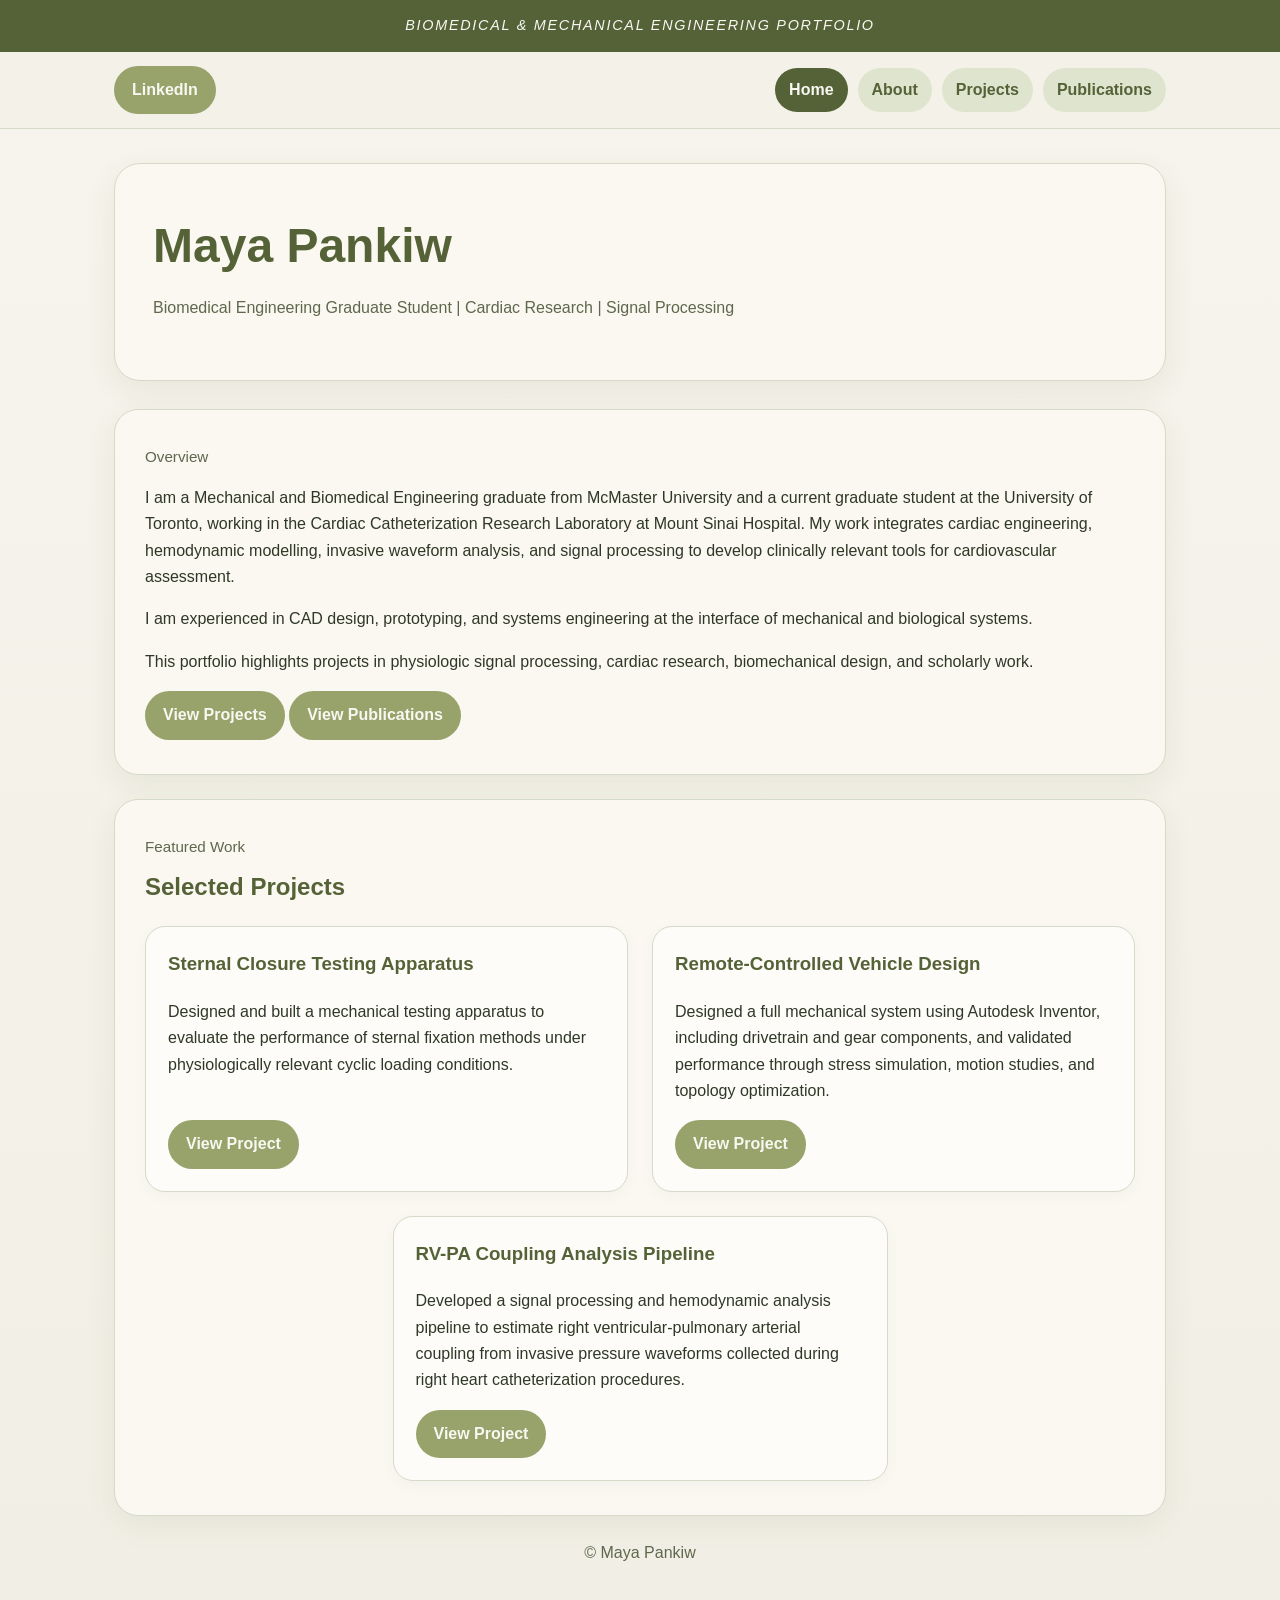
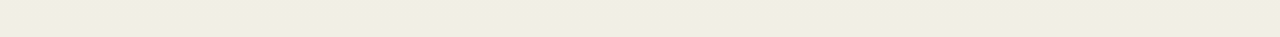
<file: index.html>
<!DOCTYPE html>
<html lang="en">
<head>
    <meta charset="UTF-8">
    <meta name="viewport" content="width=device-width, initial-scale=1.0">
    <title>Home | Maya Pankiw</title>
    <link rel="stylesheet" href="styles.css">
</head>
<body>
    <div class="site-shell">
        <div class="topbar">Biomedical & Mechanical Engineering Portfolio</div>
        <div class="nav-wrap">
            <div class="nav-inner">
                <a href="https://www.linkedin.com/in/mayapankiw" target="_blank" class="button">LinkedIn</a>
                <nav class="nav">
                    <a href="index.html" class="active">Home</a>
<a href="about.html" class="">About</a>
<a href="projects.html" class="">Projects</a>
<a href="publications.html" class="">Publications</a>
                </nav>
            </div>
        </div>

        <main class="container">
            <header class="hero">
                <h1>Maya Pankiw</h1>
                <p>Biomedical Engineering Graduate Student | Cardiac Research | Signal Processing</p>
            </header>

            <section class="section-card">
    <div class="kicker">Overview</div>
    <p>
        I am a Mechanical and Biomedical Engineering graduate from McMaster University and a current graduate student at the University of Toronto, working in the Cardiac Catheterization Research Laboratory at Mount Sinai Hospital. My work integrates cardiac engineering, hemodynamic modelling, invasive waveform analysis, and signal processing to develop clinically relevant tools for cardiovascular assessment.
    </p>
    <p>
        I am experienced in CAD design, prototyping, and systems engineering at the interface of mechanical and biological systems.
    </p>
    <p>
        This portfolio highlights projects in physiologic signal processing, cardiac research, biomechanical design, and scholarly work.
    </p>
    <div class="hero-actions">
        <a class="button" href="projects.html">View Projects</a>
        <a class="text-link-button" href="publications.html">View Publications</a>
    </div>
</section>

<section class="section-card">
    <div class="kicker">Featured Work</div>
    <h2>Selected Projects</h2>

<div class="project-grid">

    <div class="project-card">
        <div>
            <h3>Sternal Closure Testing Apparatus</h3>
            <p>
                Designed and built a mechanical testing apparatus to evaluate the performance of sternal fixation methods under physiologically relevant cyclic loading conditions.
            </p>
        </div>
        <a href="sternal.html" class="button project-button">View Project</a>
    </div>

    <div class="project-card">
        <div>
            <h3>Remote-Controlled Vehicle Design</h3>
            <p>
                Designed a full mechanical system using Autodesk Inventor, including drivetrain and gear components, and validated performance through stress simulation, motion studies, and topology optimization.
            </p>
        </div>
        <a href="rc.html" class="button project-button">View Project</a>
    </div>

    <div class="project-card">
        <div>
            <h3>RV-PA Coupling Analysis Pipeline</h3>
            <p>
                Developed a signal processing and hemodynamic analysis pipeline to estimate right ventricular-pulmonary arterial coupling from invasive pressure waveforms collected during right heart catheterization procedures.
            </p>
        </div>
        <a href="rvpa.html" class="button project-button">View Project</a>
    </div>

</div>
</section>

            <div class="footer">© Maya Pankiw</div>
        </main>
    </div>
</body>
</html>
</file>
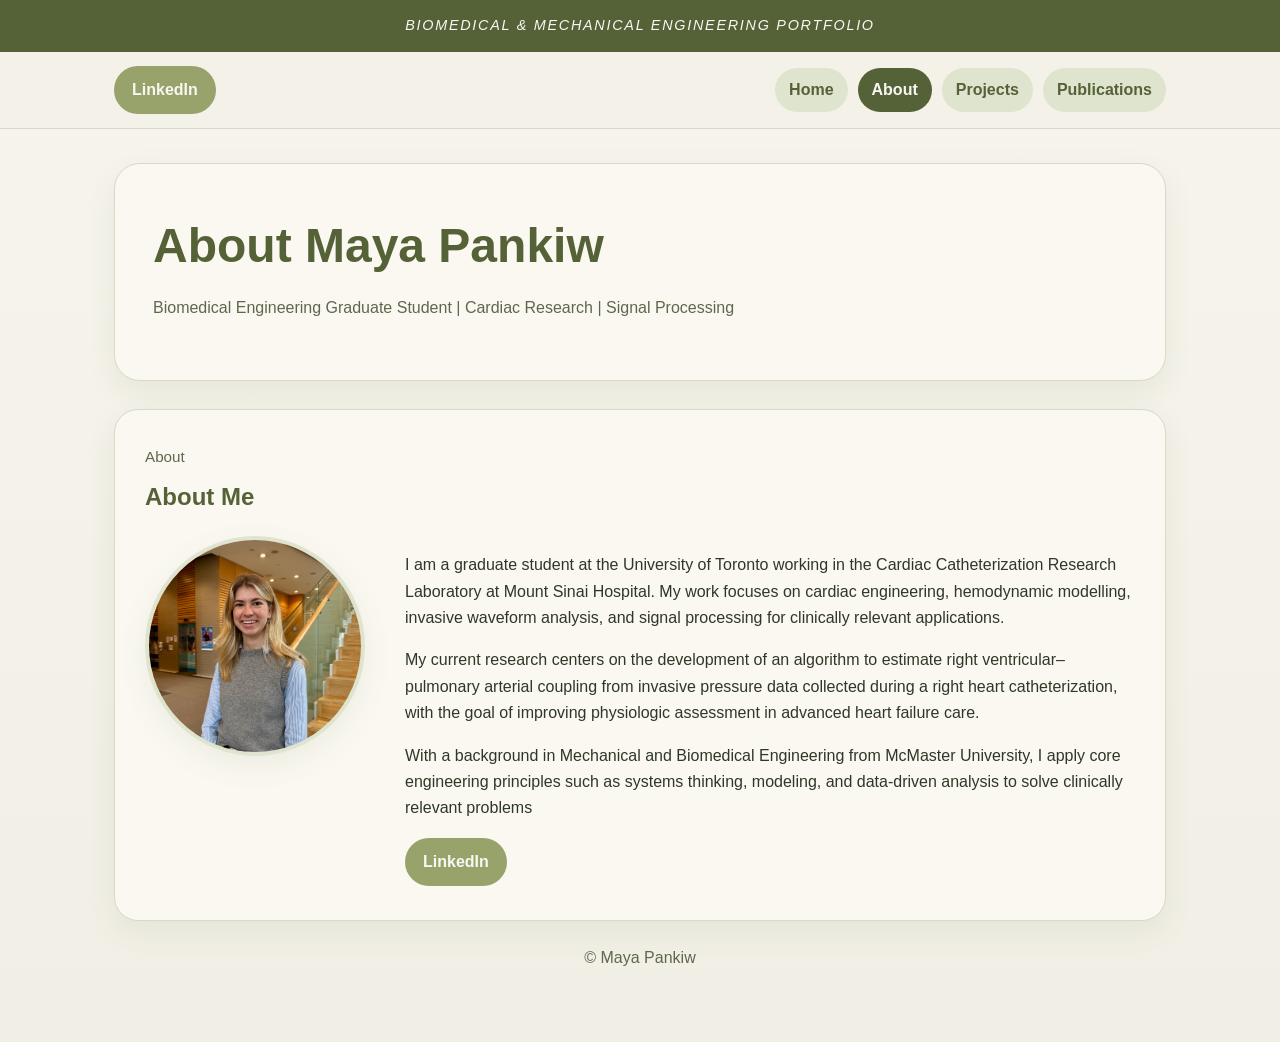
<file: about.html>
<!DOCTYPE html>
<html lang="en">
<head>
    <meta charset="UTF-8">
    <meta name="viewport" content="width=device-width, initial-scale=1.0">
    <title>About | Maya Pankiw</title>
    <link rel="stylesheet" href="styles.css">
</head>
<body>
    <div class="site-shell">
        <div class="topbar">Biomedical & Mechanical Engineering Portfolio</div>
        <div class="nav-wrap">
            <div class="nav-inner">
                <a href="https://www.linkedin.com/in/mayapankiw" target="_blank" class="button">LinkedIn</a>
                <nav class="nav">
                    <a href="index.html" class="">Home</a>
<a href="about.html" class="active">About</a>
<a href="projects.html" class="">Projects</a>
<a href="publications.html" class="">Publications</a>
                </nav>
            </div>
        </div>

        <main class="container">
            <header class="hero">
                <h1>About Maya Pankiw</h1>
                <p>Biomedical Engineering Graduate Student | Cardiac Research | Signal Processing</p>
            </header>

            <section class="section-card">
    <div class="kicker">About</div>
    <h2>About Me</h2>

    <div class="about-flex">
        <img src="./mp-headshot.jpeg" alt="Maya Pankiw headshot" class="headshot">

        <div>
            <p>
                I am a graduate student at the University of Toronto working in the Cardiac Catheterization Research Laboratory at Mount Sinai Hospital. My work focuses on cardiac engineering, hemodynamic modelling, invasive waveform analysis, and signal processing for clinically relevant applications.
            </p>

            <p>
                My current research centers on the development of an algorithm to estimate right ventricular–pulmonary arterial coupling from invasive pressure data collected during a right heart catheterization, with the goal of improving physiologic assessment in advanced heart failure care.
            </p>

            <p>
                With a background in Mechanical and Biomedical Engineering from McMaster University, I apply core engineering principles such as systems thinking, modeling, and data-driven analysis to solve clinically relevant problems 
            </p>

            <div class="profile-links">
                <a href="https://www.linkedin.com/in/mayapankiw" target="_blank">LinkedIn</a>
            </div>
        </div>
    </div>
</section>

            <div class="footer">© Maya Pankiw</div>
        </main>
    </div>
</body>
</html>
</file>
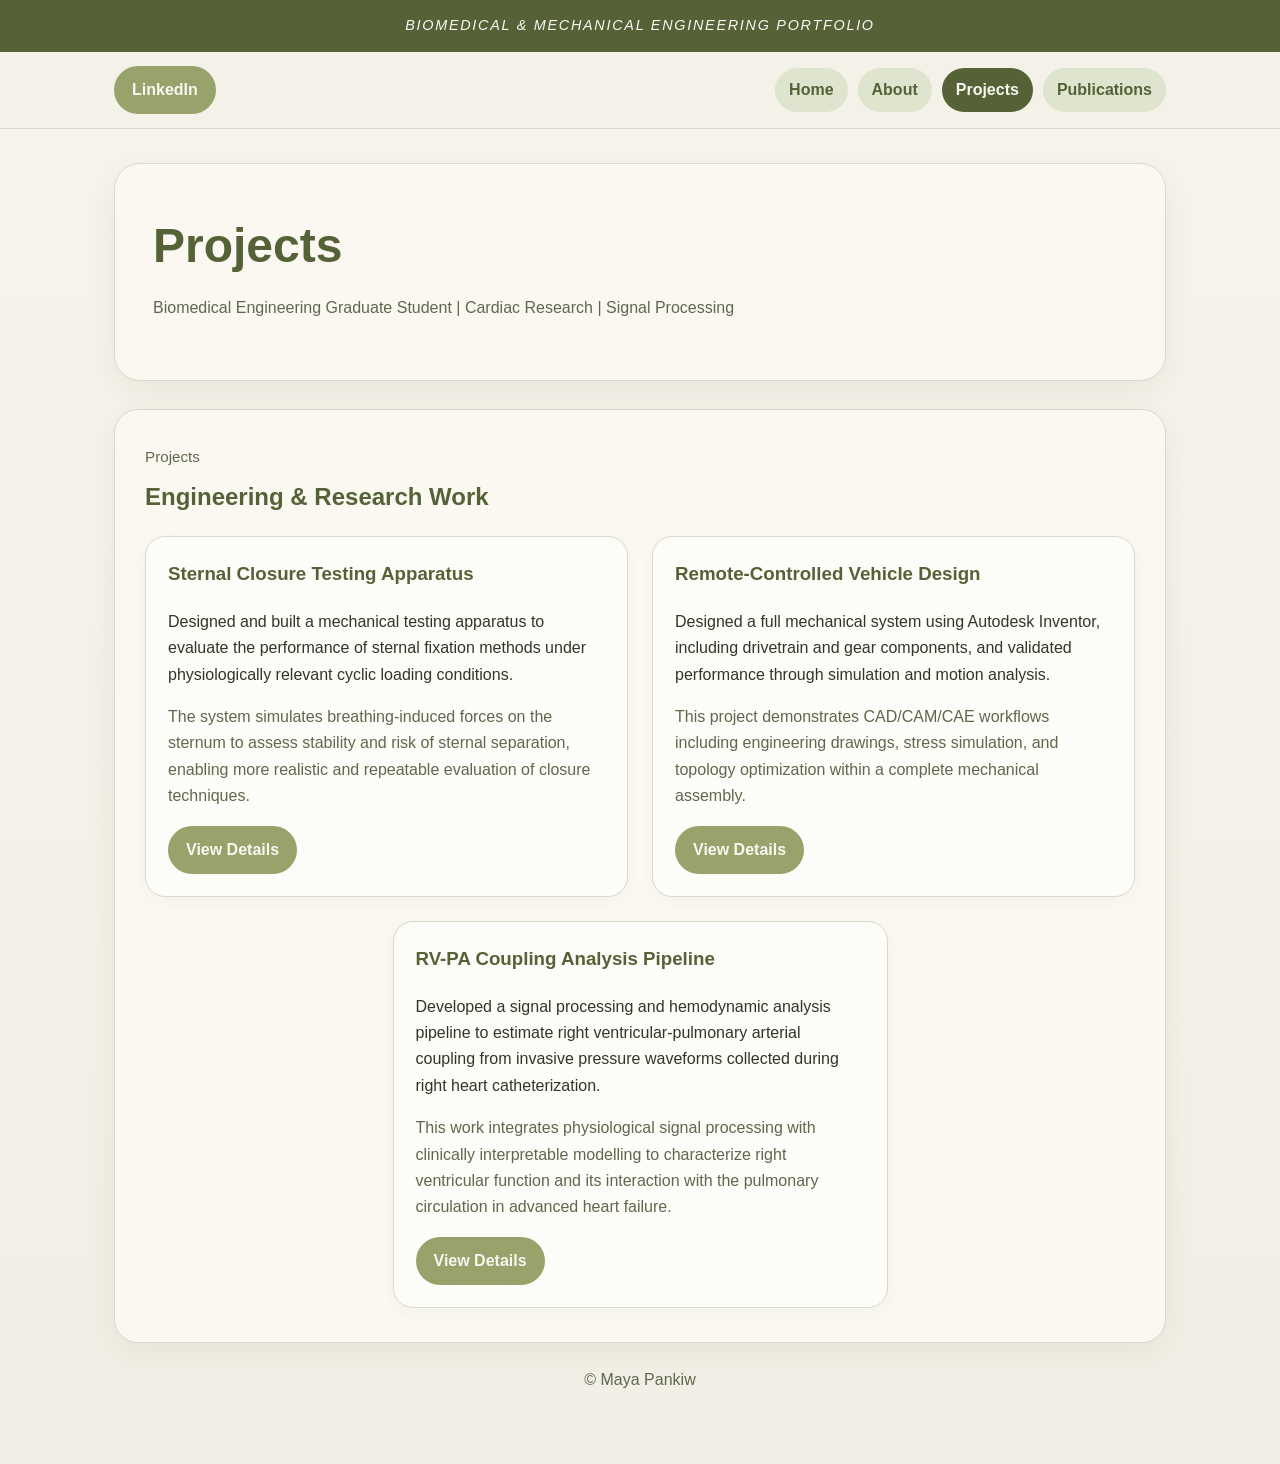
<file: projects.html>
<!DOCTYPE html>
<html lang="en">
<head>
    <meta charset="UTF-8">
    <meta name="viewport" content="width=device-width, initial-scale=1.0">
    <title>Projects | Maya Pankiw</title>
    <link rel="stylesheet" href="styles.css">
</head>
<body>
    <div class="site-shell">
        <div class="topbar">Biomedical & Mechanical Engineering Portfolio</div>
        <div class="nav-wrap">
            <div class="nav-inner">
                <a href="https://www.linkedin.com/in/mayapankiw" target="_blank" class="button">LinkedIn</a>
                <nav class="nav">
                    <a href="index.html" class="">Home</a>
                    <a href="about.html" class="">About</a>
                    <a href="projects.html" class="active">Projects</a>
                    <a href="publications.html" class="">Publications</a>
                </nav>
            </div>
        </div>

        <main class="container">
            <header class="hero">
                <h1>Projects</h1>
                <p>Biomedical Engineering Graduate Student | Cardiac Research | Signal Processing</p>
            </header>

            <section class="section-card">
                <div class="kicker">Projects</div>
                <h2>Engineering & Research Work</h2>

                <div class="project-grid">

                    <div class="project-card">
                        <div>
                            <h3>Sternal Closure Testing Apparatus</h3>
                            <p>
                                Designed and built a mechanical testing apparatus to evaluate the performance of sternal fixation methods under physiologically relevant cyclic loading conditions.
                            </p>
                            <p class="muted">
                                The system simulates breathing-induced forces on the sternum to assess stability and risk of sternal separation, enabling more realistic and repeatable evaluation of closure techniques.
                            </p>
                        </div>

                        <a href="sternal.html" class="button project-button">View Details</a>
                    </div>

                    <div class="project-card">
                        <div>
                            <h3>Remote-Controlled Vehicle Design</h3>
                            <p>
                                Designed a full mechanical system using Autodesk Inventor, including drivetrain and gear components, and validated performance through simulation and motion analysis.
                            </p>
                            <p class="muted">
                                This project demonstrates CAD/CAM/CAE workflows including engineering drawings, stress simulation, and topology optimization within a complete mechanical assembly.
                            </p>
                        </div>

                        <a href="rc.html" class="button project-button">View Details</a>
                    </div>

                    <div class="project-card">
                        <div>
                            <h3>RV-PA Coupling Analysis Pipeline</h3>
                            <p>
                                Developed a signal processing and hemodynamic analysis pipeline to estimate right ventricular-pulmonary arterial coupling from invasive pressure waveforms collected during right heart catheterization.
                            </p>
                            <p class="muted">
                                This work integrates physiological signal processing with clinically interpretable modelling to characterize right ventricular function and its interaction with the pulmonary circulation in advanced heart failure.
                            </p>
                        </div>

                        <a href="rvpa.html" class="button project-button">View Details</a>
                    </div>

                </div>
            </section>

            <div class="footer">© Maya Pankiw</div>
        </main>
    </div>
</body>
</html>
</file>
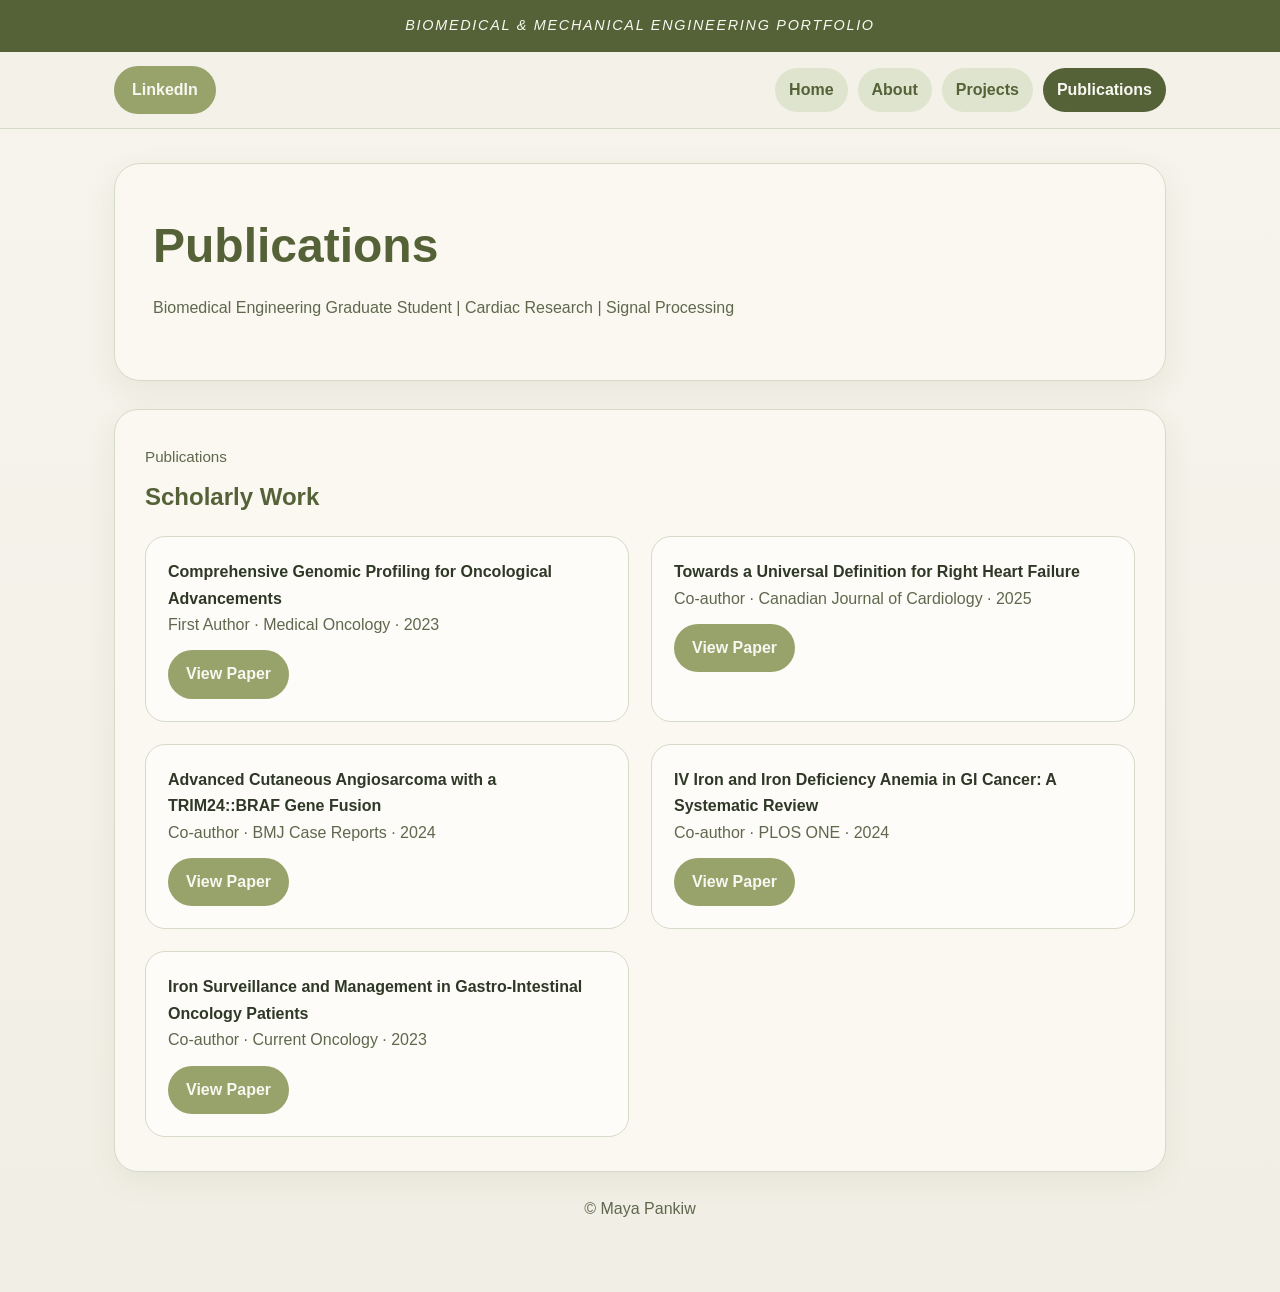
<file: publications.html>
<!DOCTYPE html>
<html lang="en">
<head>
    <meta charset="UTF-8">
    <meta name="viewport" content="width=device-width, initial-scale=1.0">
    <title>Publications | Maya Pankiw</title>
    <link rel="stylesheet" href="styles.css">
</head>
<body>
    <div class="site-shell">
        <div class="topbar">Biomedical & Mechanical Engineering Portfolio</div>
        <div class="nav-wrap">
            <div class="nav-inner">
                <a href="https://www.linkedin.com/in/mayapankiw" target="_blank" class="button">LinkedIn</a>
                <nav class="nav">
                    <a href="index.html" class="">Home</a>
<a href="about.html" class="">About</a>
<a href="projects.html" class="">Projects</a>
<a href="publications.html" class="active">Publications</a>
                </nav>
            </div>
        </div>

        <main class="container">
            <header class="hero">
                <h1>Publications</h1>
                <p>Biomedical Engineering Graduate Student | Cardiac Research | Signal Processing</p>
            </header>

            <section class="section-card">
    <div class="kicker">Publications</div>
    <h2>Scholarly Work</h2>

    <div class="pub-grid">

        <div class="pub-card">
            <strong>Comprehensive Genomic Profiling for Oncological Advancements</strong><br>
            <span class="muted">First Author · Medical Oncology · 2023</span>
            <div class="profile-links" style="margin-top: 12px;">
                <a href="https://doi.org/10.1007/s12032-023-02228-x" target="_blank">View Paper</a>
            </div>
        </div>

        <div class="pub-card">
            <strong>Towards a Universal Definition for Right Heart Failure</strong><br>
            <span class="muted">Co-author · Canadian Journal of Cardiology · 2025</span>
            <div class="profile-links" style="margin-top: 12px;">
                <a href="https://doi.org/10.1016/j.cjca.2025.01.035" target="_blank">View Paper</a>
            </div>
        </div>

        <div class="pub-card">
            <strong>Advanced Cutaneous Angiosarcoma with a TRIM24::BRAF Gene Fusion</strong><br>
            <span class="muted">Co-author · BMJ Case Reports · 2024</span>
            <div class="profile-links" style="margin-top: 12px;">
                <a href="https://doi.org/10.1136/bcr-2024-261985" target="_blank">View Paper</a>
            </div>
        </div>

        <div class="pub-card">
            <strong>IV Iron and Iron Deficiency Anemia in GI Cancer: A Systematic Review</strong><br>
            <span class="muted">Co-author · PLOS ONE · 2024</span>
            <div class="profile-links" style="margin-top: 12px;">
                <a href="https://doi.org/10.1371/journal.pone.0302964" target="_blank">View Paper</a>
            </div>
        </div>

        <div class="pub-card">
            <strong>Iron Surveillance and Management in Gastro-Intestinal Oncology Patients</strong><br>
            <span class="muted">Co-author · Current Oncology · 2023</span>
            <div class="profile-links" style="margin-top: 12px;">
                <a href="https://doi.org/10.3390/curroncol30110714" target="_blank">View Paper</a>
            </div>
        </div>

    </div>
</section>

            <div class="footer">© Maya Pankiw</div>
        </main>
    </div>
</body>
</html>
</file>
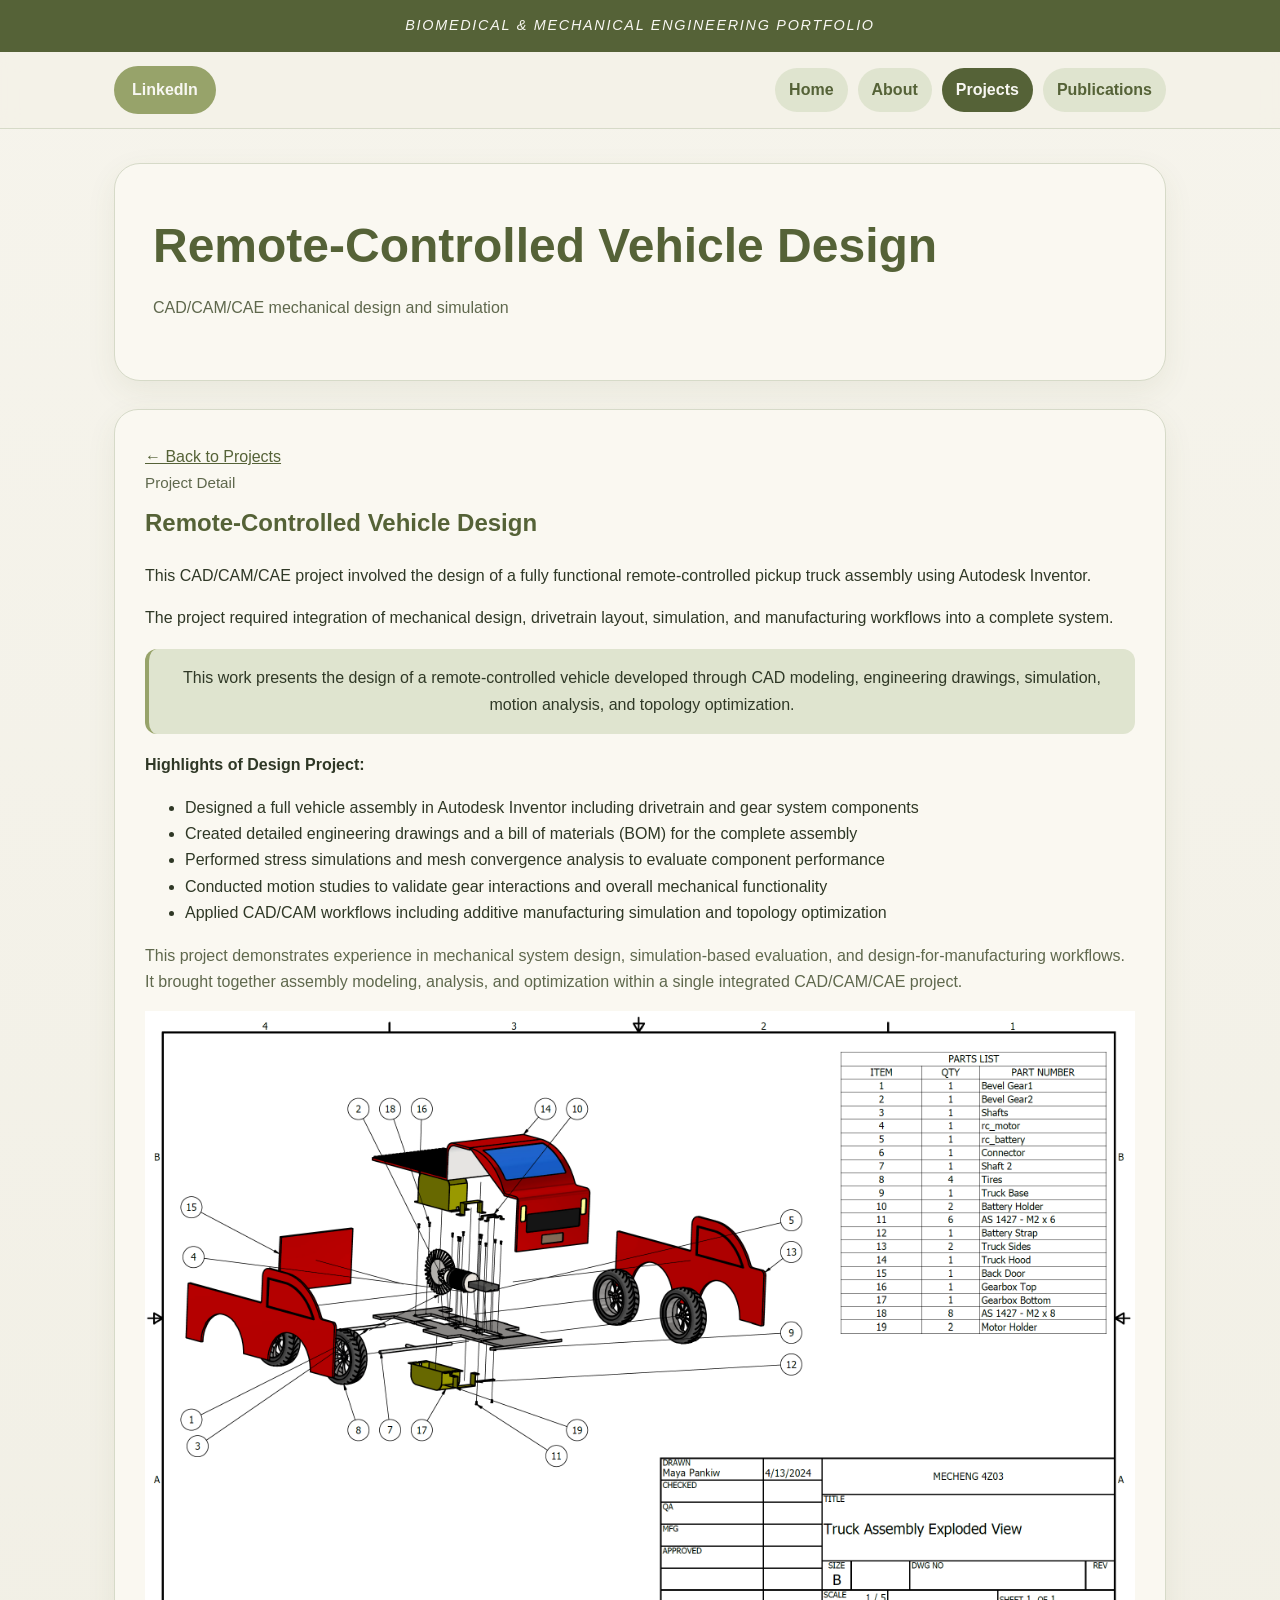
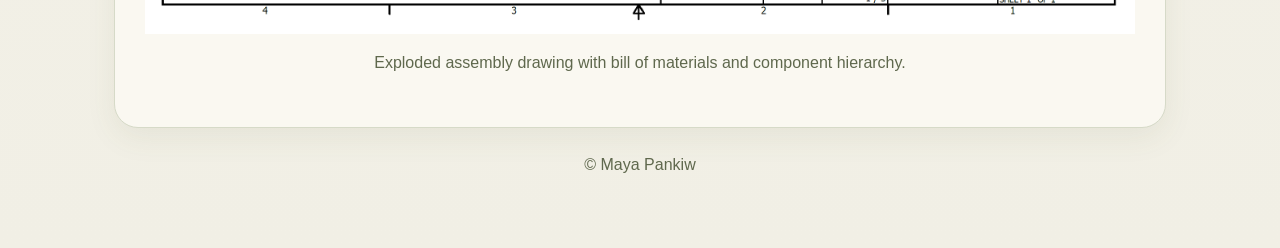
<file: rc.html>
<!DOCTYPE html>
<html lang="en">
<head>
    <meta charset="UTF-8">
    <meta name="viewport" content="width=device-width, initial-scale=1.0">
    <title>Remote-Controlled Vehicle Design | Maya Pankiw</title>
    <link rel="stylesheet" href="styles.css">
</head>
<body>
    <div class="site-shell">
        <div class="topbar">Biomedical & Mechanical Engineering Portfolio</div>
        <div class="nav-wrap">
            <div class="nav-inner">
                <a href="https://www.linkedin.com/in/mayapankiw" target="_blank" class="button">LinkedIn</a>
                <nav class="nav">
                    <a href="index.html" class="">Home</a>
                    <a href="about.html" class="">About</a>
                    <a href="projects.html" class="active">Projects</a>
                    <a href="publications.html" class="">Publications</a>
                </nav>
            </div>
        </div>

        <main class="container">
            <header class="hero">
                <h1>Remote-Controlled Vehicle Design</h1>
                <p>CAD/CAM/CAE mechanical design and simulation</p>
            </header>

            <section class="section-card">
                <a class="back-link" href="projects.html">← Back to Projects</a>
                <div class="kicker">Project Detail</div>
                <h2>Remote-Controlled Vehicle Design</h2>

                <p>
                    This CAD/CAM/CAE project involved the design of a fully functional remote-controlled pickup truck assembly using Autodesk Inventor.
                </p>

                <p>
                    The project required integration of mechanical design, drivetrain layout, simulation, and manufacturing workflows into a complete system.
                </p>

                <p class="highlight-statement">
                    This work presents the design of a remote-controlled vehicle developed through CAD modeling, engineering drawings, simulation, motion analysis, and topology optimization.
                </p>

                <p>
                    <strong>Highlights of Design Project:</strong>
                </p>

                <ul>
                    <li>Designed a full vehicle assembly in Autodesk Inventor including drivetrain and gear system components</li>
                    <li>Created detailed engineering drawings and a bill of materials (BOM) for the complete assembly</li>
                    <li>Performed stress simulations and mesh convergence analysis to evaluate component performance</li>
                    <li>Conducted motion studies to validate gear interactions and overall mechanical functionality</li>
                    <li>Applied CAD/CAM workflows including additive manufacturing simulation and topology optimization</li>
                </ul>

                <p class="muted">
                    This project demonstrates experience in mechanical system design, simulation-based evaluation, and design-for-manufacturing workflows. It brought together assembly modeling, analysis, and optimization within a single integrated CAD/CAM/CAE project.
                </p>

            <div class="image-container">
                <img src="Truck-Exploded.png" alt="RC Vehicle Exploded Assembly Drawing">
            </div>
            
            <p class="muted" style="text-align: center;">
            Exploded assembly drawing with bill of materials and component hierarchy.
            </p>
            </section>

            <div class="footer">© Maya Pankiw</div>
        </main>
    </div>
</body>
</html>
</file>
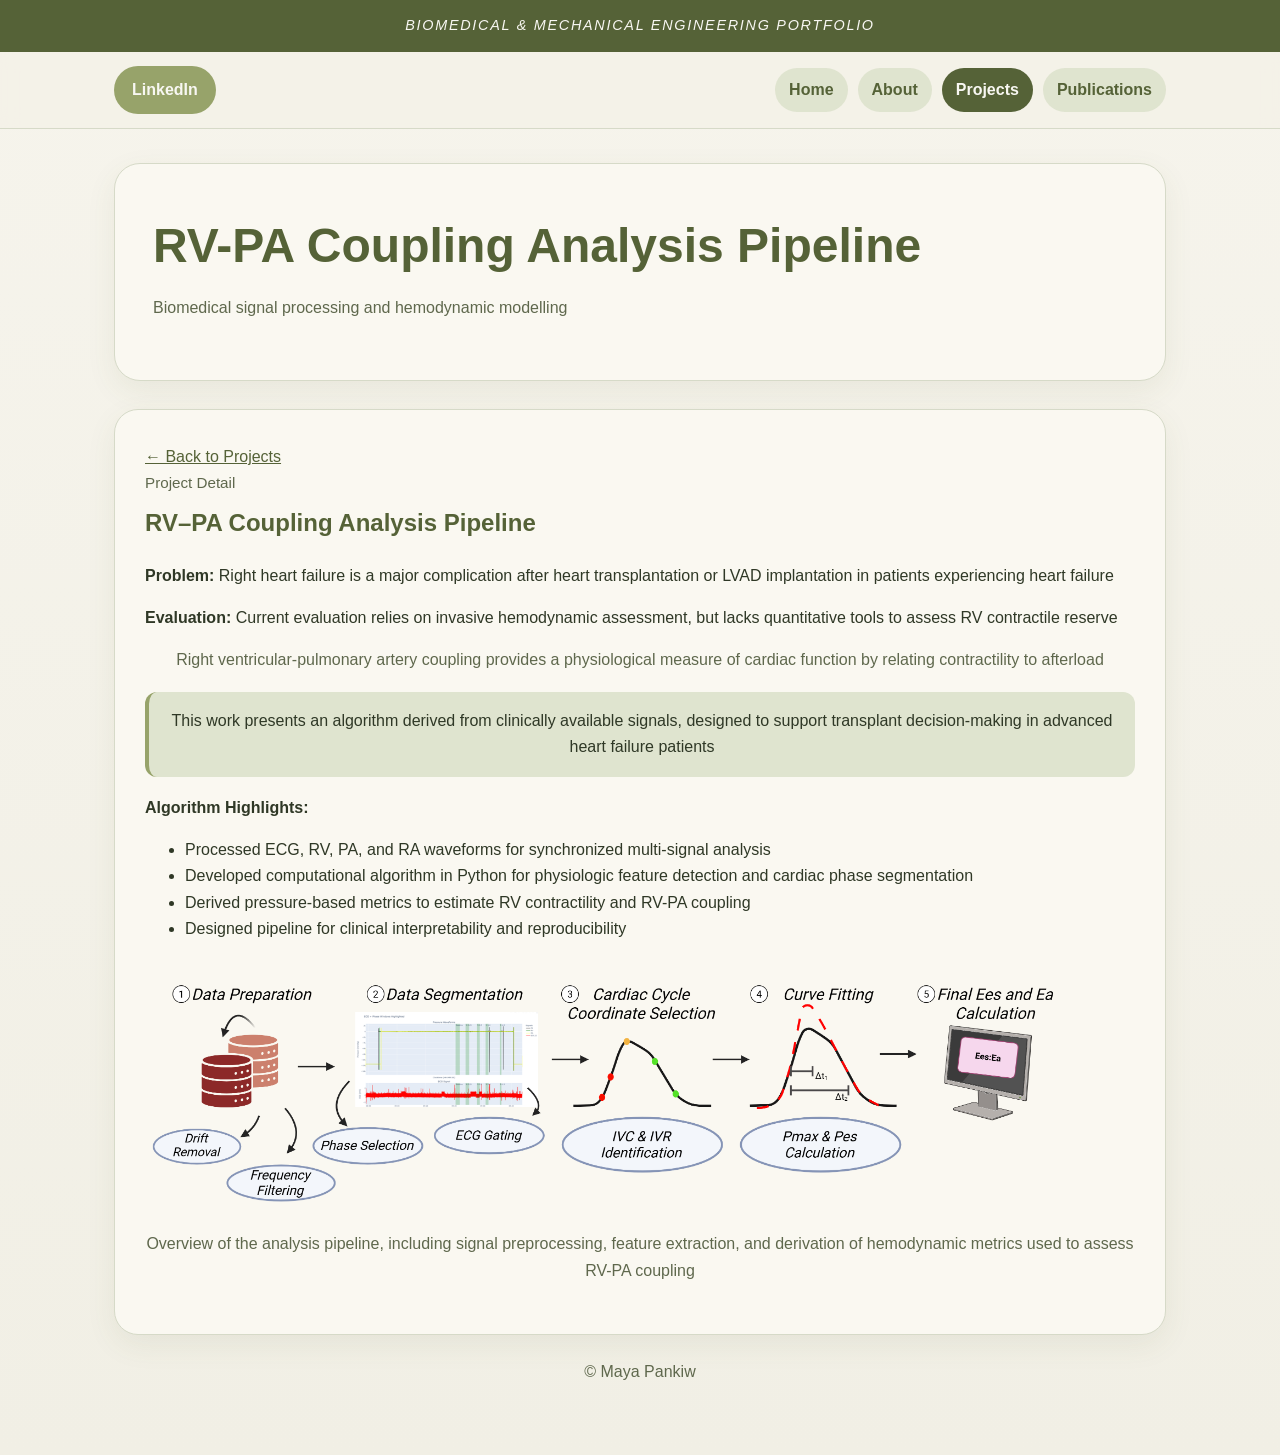
<file: rvpa.html>
<!DOCTYPE html>
<html lang="en">
<head>
    <meta charset="UTF-8">
    <meta name="viewport" content="width=device-width, initial-scale=1.0">
    <title>RV-PA Coupling Analysis Pipeline | Maya Pankiw</title>
    <link rel="stylesheet" href="styles.css">
</head>
<body>
    <div class="site-shell">
        <div class="topbar">Biomedical & Mechanical Engineering Portfolio</div>
        <div class="nav-wrap">
            <div class="nav-inner">
                <a href="https://www.linkedin.com/in/mayapankiw" target="_blank" class="button">LinkedIn</a>
                <nav class="nav">
                    <a href="index.html" class="">Home</a>
<a href="about.html" class="">About</a>
<a href="projects.html" class="active">Projects</a>
<a href="publications.html" class="">Publications</a>
                </nav>
            </div>
        </div>

        <main class="container">
            <header class="hero">
                <h1>RV-PA Coupling Analysis Pipeline</h1>
                <p>Biomedical signal processing and hemodynamic modelling</p>
            </header>

            <section class="section-card">
    <a class="back-link" href="projects.html">← Back to Projects</a>
    <div class="kicker">Project Detail</div>
    <h2>RV–PA Coupling Analysis Pipeline</h2>

    <p>
        <strong>Problem: </strong>Right heart failure is a major complication after heart transplantation or LVAD implantation in patients experiencing heart failure
    </p>
    <p>
        <strong>Evaluation: </strong>Current evaluation relies on invasive hemodynamic assessment, but lacks quantitative tools to assess RV contractile reserve
    </p>

    <p class="muted" style="text-align: center;">
        Right ventricular-pulmonary artery coupling provides a physiological measure of cardiac function by relating contractility to afterload
    </p>
    <p class="highlight-statement">
      This work presents an algorithm derived from clinically available signals, designed to support transplant decision-making in advanced heart failure patients
    </p>
    <p>
        <strong>Algorithm Highlights:</strong>
    </p>

    <ul>
        <li>Processed ECG, RV, PA, and RA waveforms for synchronized multi-signal analysis</li>
        <li>Developed computational algorithm in Python for physiologic feature detection and cardiac phase segmentation</li>
        <li>Derived pressure-based metrics to estimate RV contractility and RV-PA coupling</li>
        <li>Designed pipeline for clinical interpretability and reproducibility</li>
    </ul>

    <img src="./Algo-Condensed.png" alt="RV-PA Coupling algorithm overview" class="project-image">
    
    <p class="muted" style="margin-top: 12px; text-align: center;">
      Overview of the analysis pipeline, including signal preprocessing, feature extraction, and derivation of hemodynamic metrics used to assess RV-PA coupling
    </p>
</section>

            <div class="footer">© Maya Pankiw</div>
        </main>
    </div>
</body>
</html>
</file>
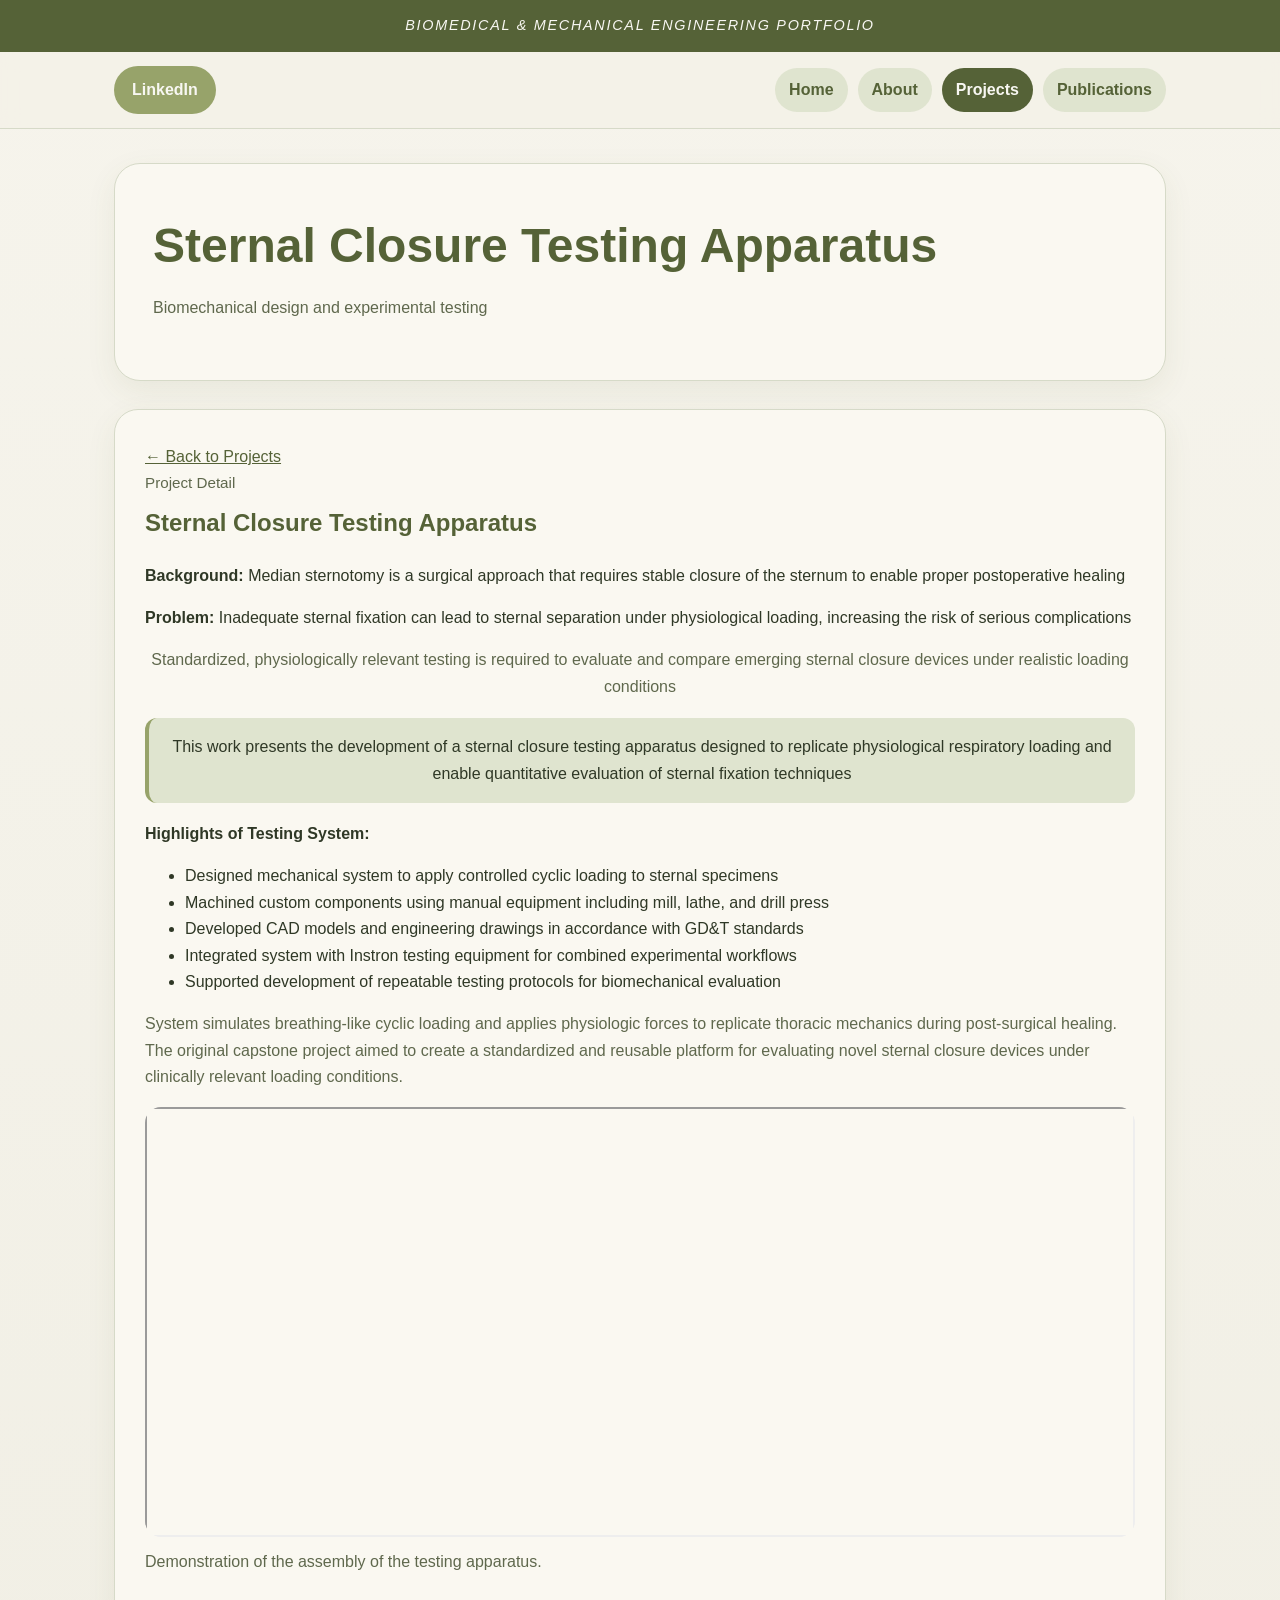
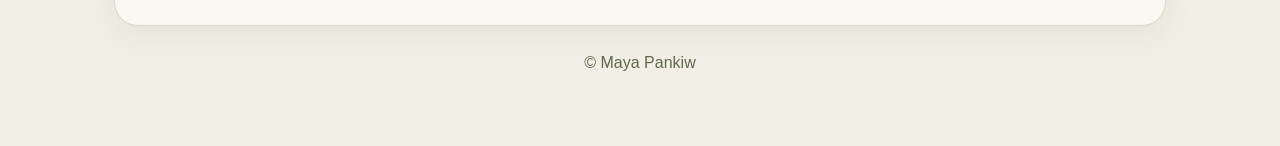
<file: sternal.html>
<!DOCTYPE html>
<html lang="en">
<head>
    <meta charset="UTF-8">
    <meta name="viewport" content="width=device-width, initial-scale=1.0">
    <title>Sternal Closure Testing Apparatus | Maya Pankiw</title>
    <link rel="stylesheet" href="styles.css">
</head>
<body>
    <div class="site-shell">
        <div class="topbar">Biomedical & Mechanical Engineering Portfolio</div>
        <div class="nav-wrap">
            <div class="nav-inner">
                <a href="https://www.linkedin.com/in/mayapankiw" target="_blank" class="button">LinkedIn</a>
                <nav class="nav">
                    <a href="index.html" class="">Home</a>
<a href="about.html" class="">About</a>
<a href="projects.html" class="active">Projects</a>
<a href="publications.html" class="">Publications</a>
                </nav>
            </div>
        </div>

        <main class="container">
            <header class="hero">
                <h1>Sternal Closure Testing Apparatus</h1>
                <p>Biomechanical design and experimental testing</p>
            </header>

            <section class="section-card">
    <a class="back-link" href="projects.html">← Back to Projects</a>
    <div class="kicker">Project Detail</div>
    <h2>Sternal Closure Testing Apparatus</h2>

    <p>
        <strong>Background: </strong>Median sternotomy is a surgical approach that requires stable closure of the sternum to enable proper postoperative healing
    </p>
                
    <p>
        <strong>Problem: </strong>Inadequate sternal fixation can lead to sternal separation under physiological loading, increasing the risk of serious complications
    </p>

    <p class="muted" style="text-align: center;">
      Standardized, physiologically relevant testing is required to evaluate and compare emerging sternal closure devices under realistic loading conditions
    </p>
    
    <p class="highlight-statement">
        This work presents the development of a sternal closure testing apparatus designed to replicate physiological respiratory loading and enable quantitative evaluation of sternal fixation techniques
    </p>
                
    <p>
        <Strong>Highlights of Testing System:</Strong>
    </p>

    <ul>
        <li>Designed mechanical system to apply controlled cyclic loading to sternal specimens</li>
        <li>Machined custom components using manual equipment including mill, lathe, and drill press</li>
        <li>Developed CAD models and engineering drawings in accordance with GD&amp;T standards</li>
        <li>Integrated system with Instron testing equipment for combined experimental workflows</li>
        <li>Supported development of repeatable testing protocols for biomechanical evaluation</li>
    </ul>

    <p class="muted">
        System simulates breathing-like cyclic loading and applies physiologic forces to replicate thoracic mechanics during post-surgical healing. The original capstone project aimed to create a standardized and reusable platform for evaluating novel sternal closure devices under clinically relevant loading conditions.
    </p>

    <div class="video-embed">
        <iframe
            src="https://drive.google.com/file/d/1st239Xb_575VyG1hRy8kA8iKE3fNtm2d0BmwfU2KDoY/preview"
            allow="autoplay">
        </iframe>
    </div>

    <p class="muted" style="margin-top: 12px;">
        Demonstration of the assembly of the testing apparatus.
    </p>
</section>

            <div class="footer">© Maya Pankiw</div>
        </main>
    </div>
</body>
</html>
</file>
<file: styles.css>
:root {
    --bg: #F3F1E8;
    --card: #FAF8F1;
    --text: #2F3826;
    --muted: #5F684D;
    --accent: #97A36A;
    --accent-dark: #556237;
    --accent-soft: #DFE4CF;
    --border: #D6DAC8;
    --white-soft: #F8F7F2;
    --shadow: 0 10px 30px rgba(85, 98, 55, 0.08);
    --maxw: 1100px;
}

* {
    box-sizing: border-box;
}

body {
    margin: 0;
    font-family: -apple-system, BlinkMacSystemFont, "Segoe UI", Roboto, sans-serif;
    background: linear-gradient(to bottom, #f6f4ec 0%, #f1efe5 100%);
    color: var(--text);
    line-height: 1.65;
}

a {
    color: var(--accent-dark);
}

img {
    max-width: 100%;
    display: block;
}

.site-shell {
    min-height: 100vh;
}

.topbar {
    background: var(--accent-dark);
    color: var(--white-soft);
    text-align: center;
    padding: 14px 20px;
    letter-spacing: 0.12em;
    text-transform: uppercase;
    font-style: italic;
    font-size: 0.9rem;
}

.nav-wrap {
    position: sticky;
    top: 0;
    z-index: 100;
    backdrop-filter: blur(8px);
    background: rgba(243, 241, 232, 0.92);
    border-bottom: 1px solid var(--border);
}

.nav-inner {
    max-width: var(--maxw);
    margin: 0 auto;
    padding: 14px 24px;
    display: flex;
    align-items: center;
    justify-content: space-between;
    gap: 16px;
}

.nav {
    display: flex;
    gap: 10px;
    flex-wrap: wrap;
}

.nav a {
    text-decoration: none;
    color: var(--accent-dark);
    background: var(--accent-soft);
    padding: 9px 14px;
    border-radius: 999px;
    font-weight: 600;
    transition: 0.2s ease;
}

.nav a:hover,
.nav a.active {
    background: var(--accent-dark);
    color: var(--white-soft);
}

.container {
    max-width: var(--maxw);
    margin: 0 auto;
    padding: 34px 24px 70px;
}

.hero {
    background: var(--card);
    border: 1px solid var(--border);
    border-radius: 26px;
    padding: 42px 38px;
    box-shadow: var(--shadow);
    margin-bottom: 28px;
}

.hero h1 {
    margin: 0;
    font-size: 3rem;
    color: var(--accent-dark);
}

.hero p {
    color: var(--muted);
    margin-top: 10px;
}

/* ========================= */
/* BUTTONS (FIXED GLOBAL) */
/* ========================= */

.button,
a.button,
.profile-links a,
.cta-row a,
.hero-actions a,
.home-actions a,
.action-row a {
    display: inline-block;
    text-decoration: none;
    border-radius: 999px;
    padding: 11px 18px;
    font-weight: 700;
    background: var(--accent);
    color: var(--white-soft) !important;
    transition: 0.2s ease;
}

.button:hover,
a.button:hover,
.profile-links a:hover,
.cta-row a:hover,
.hero-actions a:hover,
.home-actions a:hover,
.action-row a:hover {
    background: var(--accent-dark);
}

/* ========================= */

.section-card {
    background: var(--card);
    border: 1px solid var(--border);
    border-radius: 24px;
    padding: 34px 30px;
    box-shadow: var(--shadow);
    margin-bottom: 24px;
}

.kicker {
    font-size: 0.95rem;
    color: var(--muted);
    margin-bottom: 8px;
}

h2, h3 {
    color: var(--accent-dark);
    margin-top: 0;
}

.muted {
    color: var(--muted);
}

/* ========================= */
/* ABOUT (FINAL FIX) */
/* ========================= */

.about-flex {
    display: flex;
    align-items: flex-start;
    gap: 40px;

    /* 🔥 KEY FIX */
    flex-wrap: nowrap;
}

.about-flex > div {
    flex: 1;
    min-width: 0;
}

.headshot {
    width: 220px;
    height: 220px;
    min-width: 220px;
    max-width: 220px;
    object-fit: cover;
    border-radius: 50%;
    flex-shrink: 0;
    border: 4px solid var(--accent-soft);
    box-shadow: var(--shadow);
}

/* ========================= */
/* PROJECTS */
/* ========================= */

.project-grid {
    display: grid;
    gap: 24px;
    grid-template-columns: repeat(2, 1fr);
}

.project-card {
    border: 1px solid var(--border);
    border-radius: 20px;
    padding: 22px;
    background: rgba(255, 255, 255, 0.45);
    display: flex;
    flex-direction: column;
    box-shadow: 0 4px 14px rgba(85, 98, 55, 0.04);
}

.project-button {
    margin-top: auto;
    align-self: flex-start;
}

.project-grid > .project-card:nth-child(3) {
    grid-column: 1 / -1;
    justify-self: center;
    width: 50%;
}

/* ========================= */
/* PUBLICATIONS */
/* ========================= */

.pub-grid {
    display: grid;
    grid-template-columns: repeat(2, 1fr);
    gap: 22px;
}

.pub-card {
    border: 1px solid var(--border);
    border-radius: 20px;
    padding: 22px;
    background: rgba(255, 255, 255, 0.45);
}

/* ========================= */

.video-embed {
    width: 100%;
    height: 430px;
    margin-top: 14px;
    border-radius: 16px;
    overflow: hidden;
}

.video-embed iframe {
    width: 100%;
    height: 100%;
}

.footer {
    text-align: center;
    color: var(--muted);
}

/* ========================= */
/* MOBILE */
/* ========================= */

@media (max-width: 860px) {

    .about-flex {
        flex-direction: column;
    }

    .headshot {
        width: 180px;
        height: 180px;
        min-width: 180px;
        max-width: 180px;
    }

    .project-grid,
    .pub-grid {
        grid-template-columns: 1fr;
    }

    .project-grid > .project-card:nth-child(3) {
        grid-column: auto;
        width: 100%;
    }

    .video-embed {
        height: 260px;
    }
}
.highlight-statement {
    background: var(--accent-soft);
    border-left: 4px solid var(--accent);
    padding: 16px 18px;
    border-radius: 12px;
    margin: 18px 0;
    font-weight: 500;
    text-align: center;
}
</file>
